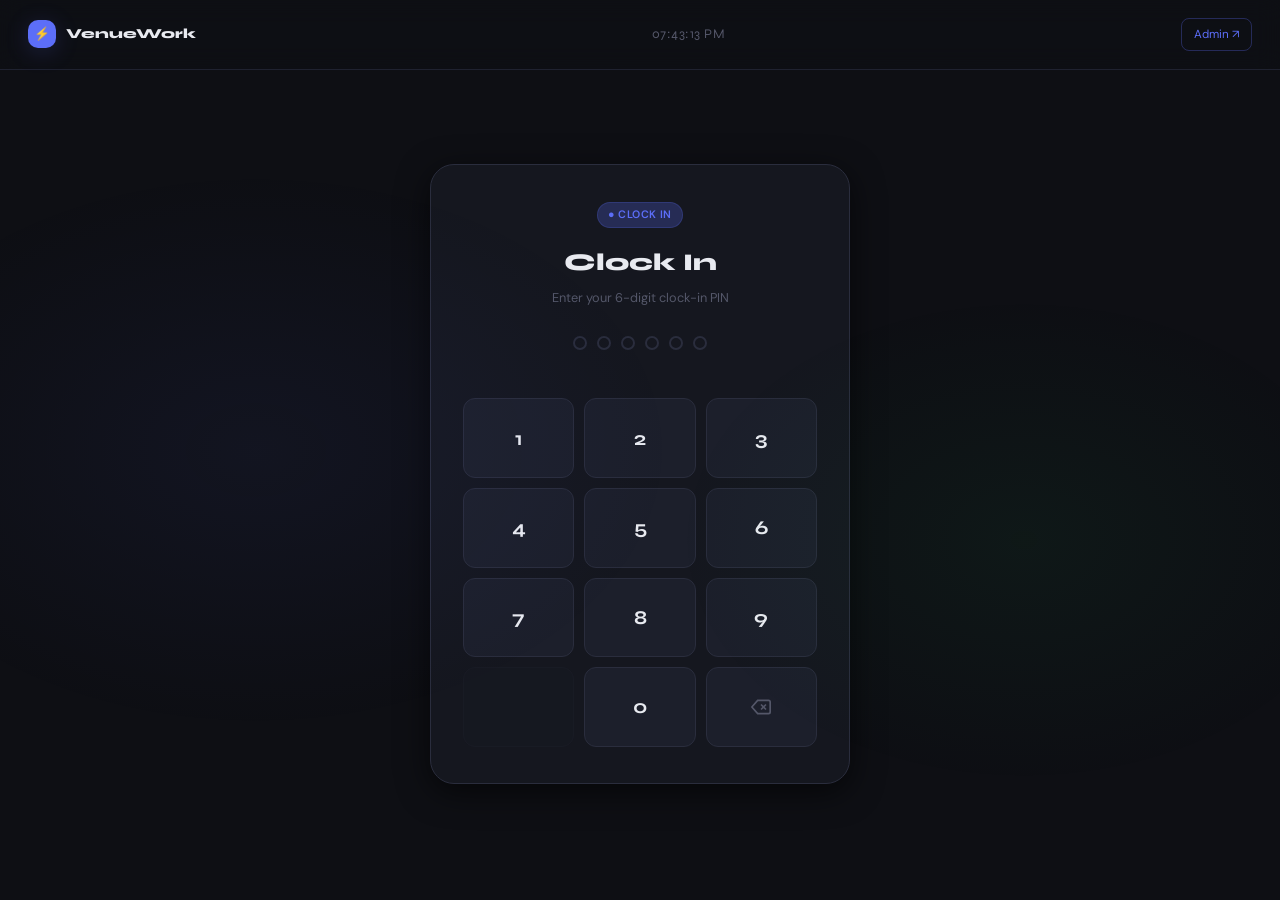
<file: index.html>
<!DOCTYPE html>
<html lang="en">
<head>
  <meta charset="UTF-8">
  <meta name="viewport" content="width=device-width, initial-scale=1.0, user-scalable=no">
  <title>VenueWork — Staff Kiosk</title>
  <link rel="stylesheet" href="assets/css/style.css">
  <style>
    /* Staff kiosk page fills the full viewport */
    body { overflow: hidden; }

    /* Scrollable container so shift card fits on small screens */
    .staff-layout {
      padding-top: 80px;
      padding-bottom: 32px;
      overflow-y: auto;
      height: 100dvh;
    }

    /* Clock display in header */
    #liveClock {
      font-family: var(--font-display);
      font-size: 0.88rem;
      color: var(--text-muted);
      letter-spacing: 0.04em;
    }
  </style>
</head>
<body>

  <!-- ─── HEADER ─────────────────────────────────────────────────────────── -->
  <header class="staff-header">
    <div class="staff-header__logo">
      <div class="logo-icon" style="width:28px;height:28px;font-size:0.85rem;">⚡</div>
      VenueWork
    </div>
    <div id="liveClock">--:-- --</div>
    <a href="admin.html" class="staff-header__link">Admin ↗</a>
  </header>

  <!-- ─── MAIN ────────────────────────────────────────────────────────────── -->
  <main class="staff-layout">

    <!-- ── SCREEN 1: PIN / CLOCK-IN ──────────────────────────────────────── -->
    <div class="screen screen--visible" id="pinScreen">
      <div class="pin-card">

        <!-- Mode badge -->
        <div class="pin-card__badge">
          <span class="badge badge--accent" id="modeBadge">● Clock In</span>
        </div>

        <h1 class="pin-card__title" id="modeLabel">Clock In</h1>
        <p class="pin-card__sub" id="modeSubLabel">Enter your 6-digit clock-in PIN</p>

        <!-- PIN dots -->
        <div class="pin-dots" id="pinDots">
          <div class="dot"></div>
          <div class="dot"></div>
          <div class="dot"></div>
          <div class="dot"></div>
          <div class="dot"></div>
          <div class="dot"></div>
        </div>

        <p class="pin-error" id="pinError"></p>

        <!-- Keypad -->
        <div class="keypad">
          <button class="key" data-key="1">1</button>
          <button class="key" data-key="2">2</button>
          <button class="key" data-key="3">3</button>
          <button class="key" data-key="4">4</button>
          <button class="key" data-key="5">5</button>
          <button class="key" data-key="6">6</button>
          <button class="key" data-key="7">7</button>
          <button class="key" data-key="8">8</button>
          <button class="key" data-key="9">9</button>
          <button class="key" data-key="" style="cursor:default;opacity:0.2;" disabled></button>
          <button class="key" data-key="0">0</button>
          <button class="key key--del" data-key="del">
            <svg width="20" height="20" viewBox="0 0 24 24" fill="none" stroke="currentColor" stroke-width="2">
              <path d="M21 4H8l-7 8 7 8h13a2 2 0 0 0 2-2V6a2 2 0 0 0-2-2z"/>
              <line x1="18" y1="9" x2="12" y2="15"/>
              <line x1="12" y1="9" x2="18" y2="15"/>
            </svg>
          </button>
        </div>

      </div>
    </div>

    <!-- ── SCREEN 2: ACTIVE SHIFT ─────────────────────────────────────────── -->
    <div class="screen" id="shiftScreen">

      <!-- Shift card -->
      <div class="shift-card">

        <!-- Top: staff info + pulse -->
        <div class="shift-card__top">
          <div class="shift-card__pulse"></div>
          <div class="shift-card__name" id="shiftName">—</div>
          <div class="shift-card__role" id="shiftRole">—</div>
          <div style="margin-top:12px;">
            <span class="badge badge--green">● Shift Active</span>
          </div>
        </div>

        <!-- Timer block -->
        <div class="shift-card__timer-block">
          <div class="shift-card__timer-label">Time on shift</div>
          <div class="shift-card__timer" id="shiftTimer">00:00:00</div>
          <div class="shift-card__earnings">
            Earnings: <span id="shiftEarnings">$0.00</span>
          </div>
        </div>

        <!-- Info row -->
        <div class="shift-card__info">
          <div class="shift-info-item">
            <div class="shift-info-item__label">Clocked In</div>
            <div class="shift-info-item__value" id="shiftClockIn">—</div>
          </div>
          <div class="shift-info-item" style="border-left:1px solid var(--border-subtle);border-right:1px solid var(--border-subtle);">
            <div class="shift-info-item__label">Date</div>
            <div class="shift-info-item__value" id="shiftDate">—</div>
          </div>
          <div class="shift-info-item">
            <div class="shift-info-item__label">Status</div>
            <div class="shift-info-item__value" style="color:var(--green);">Active</div>
          </div>
        </div>

        <!-- End shift button -->
        <div class="shift-card__footer">
          <button class="btn btn--danger btn--full btn--lg" id="endShiftBtn">
            <svg width="16" height="16" viewBox="0 0 24 24" fill="none" stroke="currentColor" stroke-width="2.5">
              <circle cx="12" cy="12" r="10"/>
              <rect x="9" y="9" width="6" height="6"/>
            </svg>
            End Shift
          </button>
        </div>
      </div>

      <!-- Clock-out PIN panel -->
      <div class="clockout-panel" id="clockoutPanel">
        <div class="clockout-panel__title">
          <svg width="16" height="16" viewBox="0 0 24 24" fill="none" stroke="currentColor" stroke-width="2" style="display:inline;vertical-align:-3px;margin-right:5px;color:var(--red)">
            <rect x="3" y="11" width="18" height="11" rx="2" ry="2"/>
            <path d="M7 11V7a5 5 0 0 1 10 0v4"/>
          </svg>
          Enter Clock-Out PIN
        </div>
        <p class="clockout-panel__sub">Enter your personal 6-digit clock-out PIN to end the shift</p>

        <div class="pin-dots" id="clockoutPinDots">
          <div class="dot"></div>
          <div class="dot"></div>
          <div class="dot"></div>
          <div class="dot"></div>
          <div class="dot"></div>
          <div class="dot"></div>
        </div>
        <p class="pin-error" id="clockoutError"></p>

        <div class="clockout-panel__actions">
          <button class="btn btn--ghost btn--full" id="cancelClockout">Cancel</button>
          <button class="btn btn--danger btn--full" style="pointer-events:none;opacity:0.5;" id="confirmClockoutBtn">
            Confirm End Shift
          </button>
        </div>

        <p style="font-size:0.72rem;color:var(--text-muted);margin-top:10px;">
          Use the keypad above to enter your clock-out PIN
        </p>
      </div>

    </div><!-- /#shiftScreen -->

  </main>

  <!-- ─── TOASTS ───────────────────────────────────────────────────────────── -->
  <div id="toastContainer"></div>

  <script type="module" src="assets/js/staff.js"></script>
  <script>
    // Live clock in header
    function updateClock() {
      const now = new Date();
      document.getElementById('liveClock').textContent = now.toLocaleTimeString([], {
        hour: '2-digit', minute: '2-digit', second: '2-digit'
      });
    }
    updateClock();
    setInterval(updateClock, 1000);

    // Set today's date on shift screen
    document.getElementById('shiftDate').textContent = new Date().toLocaleDateString([], {
      month: 'short', day: 'numeric', year: 'numeric'
    });
  </script>
</body>
</html>
</file>
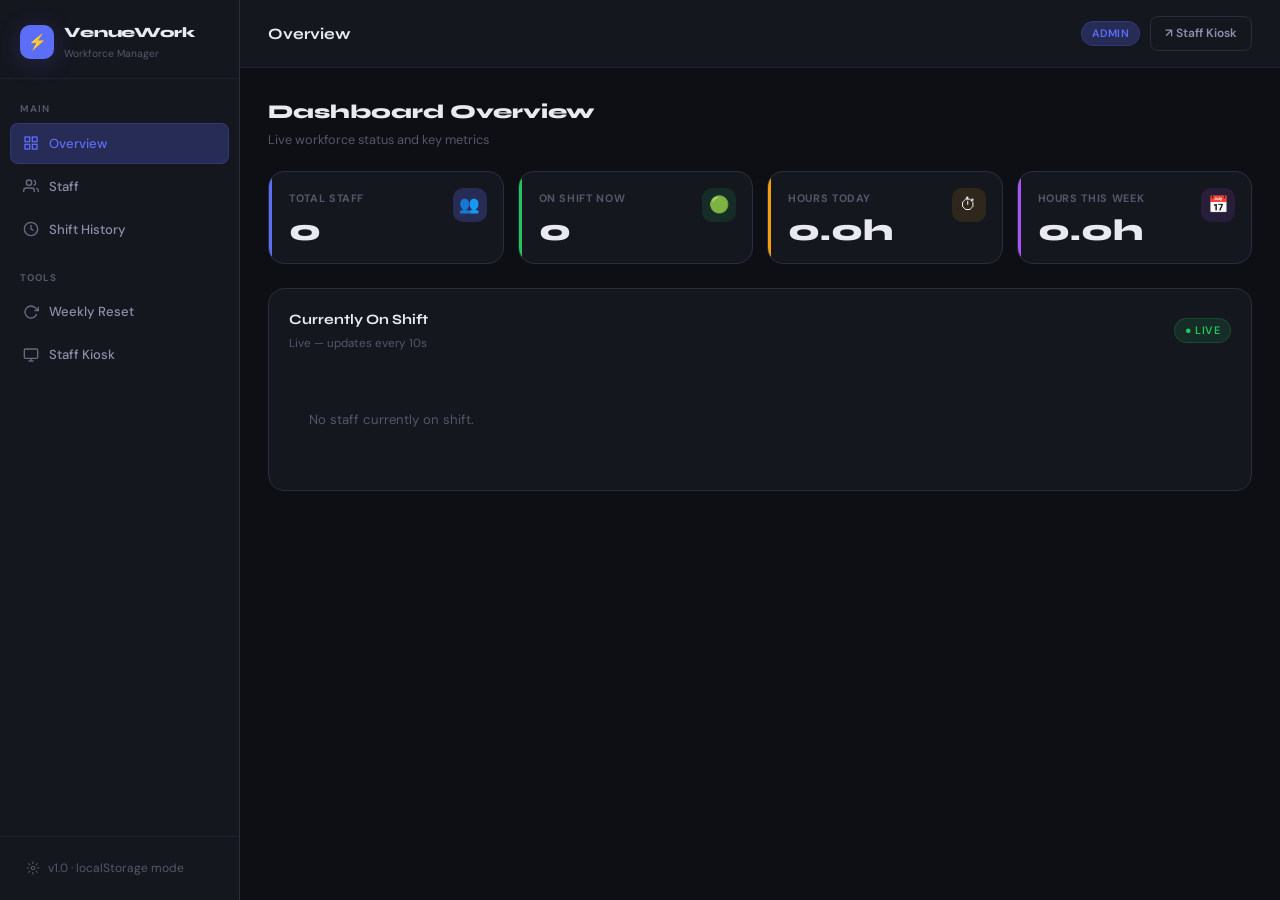
<file: admin.html>
<!DOCTYPE html>
<html lang="en">
<head>
  <meta charset="UTF-8">
  <meta name="viewport" content="width=device-width, initial-scale=1.0">
  <title>VenueWork — Admin Dashboard</title>
  <link rel="stylesheet" href="assets/css/style.css">
  <style>
    /* Admin-specific overrides */
    .section-gap { display: flex; flex-direction: column; gap: 20px; }
  </style>
</head>
<body>

<!-- Sidebar overlay for mobile -->
<div class="sidebar-overlay" id="sidebarOverlay"></div>

<div class="layout">

  <!-- ─── SIDEBAR ─────────────────────────────────────────────────────── -->
  <aside class="sidebar" id="sidebar">
    <div class="sidebar__logo">
      <div class="logo-icon">⚡</div>
      <div>
        <div class="logo-text">VenueWork</div>
        <div class="logo-sub">Workforce Manager</div>
      </div>
    </div>

    <nav class="sidebar__nav">
      <div class="nav__label">Main</div>

      <div class="nav__item nav__item--active" data-nav="overview">
        <svg width="16" height="16" viewBox="0 0 24 24" fill="none" stroke="currentColor" stroke-width="2">
          <rect x="3" y="3" width="7" height="7"/><rect x="14" y="3" width="7" height="7"/>
          <rect x="14" y="14" width="7" height="7"/><rect x="3" y="14" width="7" height="7"/>
        </svg>
        Overview
      </div>

      <div class="nav__item" data-nav="staff">
        <svg width="16" height="16" viewBox="0 0 24 24" fill="none" stroke="currentColor" stroke-width="2">
          <path d="M17 21v-2a4 4 0 0 0-4-4H5a4 4 0 0 0-4 4v2"/>
          <circle cx="9" cy="7" r="4"/>
          <path d="M23 21v-2a4 4 0 0 0-3-3.87"/>
          <path d="M16 3.13a4 4 0 0 1 0 7.75"/>
        </svg>
        Staff
      </div>

      <div class="nav__item" data-nav="history">
        <svg width="16" height="16" viewBox="0 0 24 24" fill="none" stroke="currentColor" stroke-width="2">
          <circle cx="12" cy="12" r="10"/>
          <polyline points="12 6 12 12 16 14"/>
        </svg>
        Shift History
      </div>

      <div class="nav__label" style="margin-top:8px;">Tools</div>

      <div class="nav__item" id="btnWeeklyReset">
        <svg width="16" height="16" viewBox="0 0 24 24" fill="none" stroke="currentColor" stroke-width="2">
          <polyline points="23 4 23 10 17 10"/>
          <path d="M20.49 15a9 9 0 1 1-2.12-9.36L23 10"/>
        </svg>
        Weekly Reset
      </div>

      <a href="index.html" class="nav__item">
        <svg width="16" height="16" viewBox="0 0 24 24" fill="none" stroke="currentColor" stroke-width="2">
          <rect x="2" y="3" width="20" height="14" rx="2"/>
          <line x1="8" y1="21" x2="16" y2="21"/>
          <line x1="12" y1="17" x2="12" y2="21"/>
        </svg>
        Staff Kiosk
      </a>
    </nav>

    <div class="sidebar__footer">
      <div class="sidebar__footer-link">
        <svg width="14" height="14" viewBox="0 0 24 24" fill="none" stroke="currentColor" stroke-width="2">
          <circle cx="12" cy="12" r="3"/>
          <path d="M12 1v4M12 19v4M4.22 4.22l2.83 2.83M16.95 16.95l2.83 2.83M1 12h4M19 12h4M4.22 19.78l2.83-2.83M16.95 7.05l2.83-2.83"/>
        </svg>
        v1.0 · localStorage mode
      </div>
    </div>
  </aside>

  <!-- ─── MAIN ─────────────────────────────────────────────────────────── -->
  <div class="main">

    <!-- Topbar -->
    <header class="topbar">
      <div class="topbar__left">
        <button class="menu-toggle" id="menuToggle">
          <svg width="20" height="20" viewBox="0 0 24 24" fill="none" stroke="currentColor" stroke-width="2">
            <line x1="3" y1="6" x2="21" y2="6"/>
            <line x1="3" y1="12" x2="21" y2="12"/>
            <line x1="3" y1="18" x2="21" y2="18"/>
          </svg>
        </button>
        <span class="topbar__title" id="topbarTitle">Overview</span>
      </div>
      <div class="topbar__right">
        <span class="badge badge--accent">Admin</span>
        <a href="index.html" class="btn btn--ghost" style="padding:7px 14px;font-size:0.8rem;">
          ↗ Staff Kiosk
        </a>
      </div>
    </header>

    <!-- Content -->
    <main class="content">

      <!-- ── OVERVIEW ─────────────────────────────────────────────────── -->
      <section data-section="overview" class="section--visible">
        <div class="section-header">
          <h2>Dashboard Overview</h2>
          <p>Live workforce status and key metrics</p>
        </div>

        <!-- Stats -->
        <div class="stats-grid">
          <div class="stat-card stat-card--blue">
            <div class="stat-card__icon">👥</div>
            <div class="stat-card__label">Total Staff</div>
            <div class="stat-card__value" id="statTotal">0</div>
          </div>
          <div class="stat-card stat-card--green">
            <div class="stat-card__icon">🟢</div>
            <div class="stat-card__label">On Shift Now</div>
            <div class="stat-card__value" id="statActive">0</div>
          </div>
          <div class="stat-card stat-card--amber">
            <div class="stat-card__icon">⏱</div>
            <div class="stat-card__label">Hours Today</div>
            <div class="stat-card__value" id="statTodayHours">0h</div>
          </div>
          <div class="stat-card stat-card--purple">
            <div class="stat-card__icon">📅</div>
            <div class="stat-card__label">Hours This Week</div>
            <div class="stat-card__value" id="statWeekHours">0h</div>
          </div>
        </div>

        <!-- Currently Working -->
        <div class="card">
          <div class="card__header">
            <div>
              <div class="card__title">Currently On Shift</div>
              <div class="card__subtitle">Live — updates every 10s</div>
            </div>
            <span class="badge badge--green" id="activeCount">● Live</span>
          </div>
          <div class="active-grid" id="activeBanner">
            <p class="empty-state">No staff currently on shift.</p>
          </div>
        </div>
      </section>

      <!-- ── STAFF MANAGEMENT ──────────────────────────────────────────── -->
      <section data-section="staff">
        <div class="section-header">
          <h2>Staff Management</h2>
          <p>Create accounts and manage your team</p>
        </div>

        <div class="two-col">
          <!-- Add Staff Form -->
          <div class="form-section">
            <div class="form-section__title">
              <svg width="15" height="15" viewBox="0 0 24 24" fill="none" stroke="currentColor" stroke-width="2" style="display:inline;vertical-align:-2px;margin-right:6px;"><path d="M16 21v-2a4 4 0 0 0-4-4H5a4 4 0 0 0-4 4v2"/><circle cx="8.5" cy="7" r="4"/><line x1="20" y1="8" x2="20" y2="14"/><line x1="23" y1="11" x2="17" y2="11"/></svg>
              Add New Staff Member
            </div>

            <form id="staffForm" autocomplete="off">
              <div style="display:flex;flex-direction:column;gap:14px;">
                <div class="form__field">
                  <label for="sName">Full Name</label>
                  <input type="text" id="sName" name="sName" placeholder="e.g. Jordan Smith" required>
                </div>

                <div class="form-row-2">
                  <div class="form__field">
                    <label for="sRole">Role / Position</label>
                    <input type="text" id="sRole" name="sRole" placeholder="e.g. Bartender">
                  </div>
                  <div class="form__field">
                    <label for="sRate">Hourly Rate ($)</label>
                    <input type="number" id="sRate" name="sRate" placeholder="0.00" min="0" step="0.01">
                  </div>
                </div>

                <div class="form-row-2">
                  <div class="form__field">
                    <label for="sPinIn">Clock-In PIN</label>
                    <div class="pin-field-wrap">
                      <input type="password" id="sPinIn" name="sPinIn" maxlength="6"
                        pattern="\d{6}" placeholder="••••••" class="pin-field"
                        inputmode="numeric" autocomplete="off" required>
                      <button type="button" class="pin-toggle" data-target="sPinIn">
                        <svg width="16" height="16" viewBox="0 0 24 24" fill="none" stroke="currentColor" stroke-width="2">
                          <path d="M1 12s4-8 11-8 11 8 11 8-4 8-11 8-11-8-11-8z"/>
                          <circle cx="12" cy="12" r="3"/>
                        </svg>
                      </button>
                    </div>
                  </div>
                  <div class="form__field">
                    <label for="sPinOut">Clock-Out PIN</label>
                    <div class="pin-field-wrap">
                      <input type="password" id="sPinOut" name="sPinOut" maxlength="6"
                        pattern="\d{6}" placeholder="••••••" class="pin-field"
                        inputmode="numeric" autocomplete="off" required>
                      <button type="button" class="pin-toggle" data-target="sPinOut">
                        <svg width="16" height="16" viewBox="0 0 24 24" fill="none" stroke="currentColor" stroke-width="2">
                          <path d="M1 12s4-8 11-8 11 8 11 8-4 8-11 8-11-8-11-8z"/>
                          <circle cx="12" cy="12" r="3"/>
                        </svg>
                      </button>
                    </div>
                  </div>
                </div>

                <div style="background:rgba(92,110,248,0.06);border:1px solid rgba(92,110,248,0.15);border-radius:8px;padding:10px 12px;">
                  <p style="font-size:0.75rem;color:var(--text-muted);line-height:1.5;">
                    <strong style="color:var(--accent);">PIN Rules:</strong>
                    Must be 6 digits · Clock-in and clock-out PINs must be different · Each PIN must be unique across all staff
                  </p>
                </div>

                <button type="submit" class="btn btn--primary btn--full form-section__submit">
                  <svg width="15" height="15" viewBox="0 0 24 24" fill="none" stroke="currentColor" stroke-width="2.5">
                    <line x1="12" y1="5" x2="12" y2="19"/><line x1="5" y1="12" x2="19" y2="12"/>
                  </svg>
                  Add Staff Member
                </button>
              </div>
            </form>
          </div>

          <!-- Staff List Table -->
          <div class="card" style="padding:0;overflow:hidden;">
            <div class="card__header" style="padding:18px 20px;">
              <div>
                <div class="card__title">All Staff</div>
                <div class="card__subtitle">Click edit to update PIN or rate</div>
              </div>
            </div>
            <div class="table-wrap" style="border:none;border-radius:0;">
              <table>
                <thead>
                  <tr>
                    <th>Name</th>
                    <th>Role</th>
                    <th>Rate</th>
                    <th>Total Hrs</th>
                    <th>Status</th>
                    <th></th>
                  </tr>
                </thead>
                <tbody id="staffTableBody">
                  <tr><td colspan="6" class="empty-state">No staff added yet.</td></tr>
                </tbody>
              </table>
            </div>
          </div>
        </div>
      </section>

      <!-- ── SHIFT HISTORY ──────────────────────────────────────────────── -->
      <section data-section="history">
        <div class="section-header">
          <h2>Shift History</h2>
          <p>Complete log of all completed shifts</p>
        </div>

        <div class="card" style="padding:0;overflow:hidden;">
          <div class="card__header" style="padding:18px 20px;">
            <div>
              <div class="card__title">All Completed Shifts</div>
              <div class="card__subtitle">Most recent first</div>
            </div>
            <button class="btn btn--ghost" id="btnWeeklyReset2" style="font-size:0.8rem;padding:7px 14px;">
              ↺ Weekly Reset
            </button>
          </div>
          <div class="table-wrap" style="border:none;border-radius:0;">
            <table>
              <thead>
                <tr>
                  <th>Staff</th>
                  <th>Clock In</th>
                  <th>Clock Out</th>
                  <th>Hours</th>
                  <th>Earnings</th>
                </tr>
              </thead>
              <tbody id="historyTableBody">
                <tr><td colspan="5" class="empty-state">No completed shifts yet.</td></tr>
              </tbody>
            </table>
          </div>
        </div>
      </section>

    </main>
  </div><!-- /.main -->
</div><!-- /.layout -->

<!-- ─── MODAL ───────────────────────────────────────────────────────────── -->
<div class="modal-overlay" id="modalOverlay">
  <div class="modal">
    <div class="modal__header">
      <span class="modal__title" id="modalTitle">Confirm</span>
      <button class="modal__close" id="modalClose">
        <svg width="16" height="16" viewBox="0 0 24 24" fill="none" stroke="currentColor" stroke-width="2.5">
          <line x1="18" y1="6" x2="6" y2="18"/><line x1="6" y1="6" x2="18" y2="18"/>
        </svg>
      </button>
    </div>
    <div class="modal__body" id="modalBody"></div>
    <div class="modal__footer">
      <button class="btn btn--ghost" id="modalCancel">Cancel</button>
      <button class="btn btn--primary" id="modalConfirm">Confirm</button>
    </div>
  </div>
</div>

<!-- ─── TOASTS ───────────────────────────────────────────────────────────── -->
<div id="toastContainer"></div>

<script type="module" src="assets/js/admin.js"></script>
<script>
  // Wire secondary weekly reset button to the same handler
  document.getElementById('btnWeeklyReset2')?.addEventListener('click', () => {
    document.getElementById('btnWeeklyReset').click();
  });

  // Update topbar title on nav change
  const navTitles = {
    overview: 'Overview',
    staff: 'Staff Management',
    history: 'Shift History',
  };
  document.querySelectorAll('[data-nav]').forEach(btn => {
    btn.addEventListener('click', () => {
      document.getElementById('topbarTitle').textContent = navTitles[btn.dataset.nav] || 'Dashboard';
    });
  });
</script>
</body>
</html>
</file>
<file: assets/css/style.css>
/* ─── DESIGN TOKENS ─────────────────────────────────────────────────────────── */
@import url('https://fonts.googleapis.com/css2?family=Syne:wght@400;500;600;700;800&family=DM+Sans:ital,wght@0,300;0,400;0,500;0,600;1,400&display=swap');

:root {
  --bg-base: #0e0f14;
  --bg-surface: #15171f;
  --bg-elevated: #1c1f2b;
  --bg-hover: #252836;

  --border: #2a2d3d;
  --border-subtle: #1f2230;

  --text-primary: #e8eaf0;
  --text-secondary: #8b8fa8;
  --text-muted: #545769;

  --accent: #5c6ef8;
  --accent-glow: rgba(92, 110, 248, 0.25);
  --accent-hover: #6f80ff;

  --green: #22c55e;
  --green-bg: rgba(34, 197, 94, 0.12);
  --green-glow: rgba(34, 197, 94, 0.3);

  --red: #ef4444;
  --red-bg: rgba(239, 68, 68, 0.12);
  --red-glow: rgba(239, 68, 68, 0.3);

  --amber: #f59e0b;
  --amber-bg: rgba(245, 158, 11, 0.12);

  --shadow-sm: 0 1px 3px rgba(0,0,0,0.4);
  --shadow-md: 0 4px 16px rgba(0,0,0,0.5);
  --shadow-lg: 0 8px 32px rgba(0,0,0,0.6);
  --shadow-accent: 0 4px 24px rgba(92, 110, 248, 0.2);

  --radius-sm: 8px;
  --radius-md: 12px;
  --radius-lg: 16px;
  --radius-xl: 24px;

  --sidebar-w: 240px;
  --font-display: 'Syne', sans-serif;
  --font-body: 'DM Sans', sans-serif;

  --transition: 0.18s ease;
}

/* ─── RESET ──────────────────────────────────────────────────────────────────── */
*, *::before, *::after { box-sizing: border-box; margin: 0; padding: 0; }
html { font-size: 15px; -webkit-text-size-adjust: 100%; }
body {
  font-family: var(--font-body);
  background: var(--bg-base);
  color: var(--text-primary);
  line-height: 1.6;
  min-height: 100dvh;
  overflow-x: hidden;
}
img, svg { display: block; }
button { font-family: inherit; cursor: pointer; border: none; background: none; }
input, select, textarea { font-family: inherit; }
a { text-decoration: none; color: inherit; }

/* ─── SCROLLBAR ─────────────────────────────────────────────────────────────── */
::-webkit-scrollbar { width: 6px; height: 6px; }
::-webkit-scrollbar-track { background: transparent; }
::-webkit-scrollbar-thumb { background: var(--border); border-radius: 4px; }
::-webkit-scrollbar-thumb:hover { background: var(--text-muted); }

/* ─── TOAST ──────────────────────────────────────────────────────────────────── */
#toastContainer {
  position: fixed;
  bottom: 24px;
  right: 24px;
  z-index: 9999;
  display: flex;
  flex-direction: column;
  gap: 10px;
  pointer-events: none;
}
.toast {
  display: flex;
  align-items: center;
  gap: 10px;
  padding: 12px 18px;
  border-radius: var(--radius-md);
  font-size: 0.875rem;
  font-weight: 500;
  background: var(--bg-elevated);
  border: 1px solid var(--border);
  box-shadow: var(--shadow-lg);
  opacity: 0;
  transform: translateX(20px);
  transition: opacity 0.3s ease, transform 0.3s ease;
  pointer-events: auto;
}
.toast--visible { opacity: 1; transform: translateX(0); }
.toast--success { border-left: 3px solid var(--green); }
.toast--error { border-left: 3px solid var(--red); }
.toast--info { border-left: 3px solid var(--accent); }
.toast__icon {
  width: 20px;
  height: 20px;
  border-radius: 50%;
  display: flex;
  align-items: center;
  justify-content: center;
  font-size: 11px;
  font-weight: 700;
  flex-shrink: 0;
}
.toast--success .toast__icon { background: var(--green-bg); color: var(--green); }
.toast--error .toast__icon { background: var(--red-bg); color: var(--red); }
.toast--info .toast__icon { background: var(--accent-glow); color: var(--accent); }

/* ─── MODAL ──────────────────────────────────────────────────────────────────── */
.modal-overlay {
  position: fixed; inset: 0;
  background: rgba(0,0,0,0.7);
  backdrop-filter: blur(4px);
  z-index: 1000;
  display: flex;
  align-items: center;
  justify-content: center;
  padding: 20px;
  opacity: 0;
  pointer-events: none;
  transition: opacity 0.2s ease;
}
.modal-overlay.modal--visible { opacity: 1; pointer-events: all; }
.modal {
  background: var(--bg-surface);
  border: 1px solid var(--border);
  border-radius: var(--radius-lg);
  box-shadow: var(--shadow-lg);
  width: 100%;
  max-width: 480px;
  transform: scale(0.96) translateY(8px);
  transition: transform 0.25s ease;
}
.modal-overlay.modal--visible .modal { transform: scale(1) translateY(0); }
.modal__header {
  display: flex;
  align-items: center;
  justify-content: space-between;
  padding: 20px 24px 16px;
  border-bottom: 1px solid var(--border-subtle);
}
.modal__title {
  font-family: var(--font-display);
  font-size: 1.05rem;
  font-weight: 700;
}
.modal__close {
  width: 32px; height: 32px;
  border-radius: 8px;
  display: flex; align-items: center; justify-content: center;
  color: var(--text-muted);
  transition: background var(--transition), color var(--transition);
}
.modal__close:hover { background: var(--bg-hover); color: var(--text-primary); }
.modal__body { padding: 20px 24px; }
.modal__footer {
  display: flex;
  justify-content: flex-end;
  gap: 10px;
  padding: 16px 24px 20px;
  border-top: 1px solid var(--border-subtle);
}

/* ─── BADGE ──────────────────────────────────────────────────────────────────── */
.badge {
  display: inline-flex;
  align-items: center;
  gap: 4px;
  padding: 3px 10px;
  border-radius: 100px;
  font-size: 0.72rem;
  font-weight: 600;
  letter-spacing: 0.04em;
  text-transform: uppercase;
  white-space: nowrap;
}
.badge--green { background: var(--green-bg); color: var(--green); border: 1px solid rgba(34,197,94,0.2); }
.badge--red { background: var(--red-bg); color: var(--red); border: 1px solid rgba(239,68,68,0.2); }
.badge--neutral { background: rgba(139,143,168,0.1); color: var(--text-muted); border: 1px solid var(--border); }
.badge--accent { background: var(--accent-glow); color: var(--accent); border: 1px solid rgba(92,110,248,0.2); }

/* ─── BUTTONS ────────────────────────────────────────────────────────────────── */
.btn {
  display: inline-flex;
  align-items: center;
  justify-content: center;
  gap: 7px;
  padding: 10px 18px;
  border-radius: var(--radius-sm);
  font-size: 0.875rem;
  font-weight: 600;
  transition: all var(--transition);
  white-space: nowrap;
}
.btn--primary {
  background: var(--accent);
  color: #fff;
  box-shadow: var(--shadow-accent);
}
.btn--primary:hover { background: var(--accent-hover); transform: translateY(-1px); }
.btn--ghost {
  background: transparent;
  color: var(--text-secondary);
  border: 1px solid var(--border);
}
.btn--ghost:hover { background: var(--bg-hover); color: var(--text-primary); }
.btn--danger {
  background: var(--red-bg);
  color: var(--red);
  border: 1px solid rgba(239,68,68,0.25);
}
.btn--danger:hover { background: rgba(239,68,68,0.2); }
.btn--full { width: 100%; }
.btn--lg { padding: 13px 24px; font-size: 0.95rem; border-radius: var(--radius-md); }

.btn-icon {
  width: 32px; height: 32px;
  border-radius: 8px;
  display: flex; align-items: center; justify-content: center;
  transition: all var(--transition);
  color: var(--text-muted);
}
.btn-icon--edit:hover { background: var(--accent-glow); color: var(--accent); }
.btn-icon--delete:hover { background: var(--red-bg); color: var(--red); }

/* ─── FORM ───────────────────────────────────────────────────────────────────── */
.form-grid {
  display: grid;
  grid-template-columns: 1fr 1fr;
  gap: 14px;
}
.form-grid .form__field:first-child { grid-column: 1 / -1; }
.form__field { display: flex; flex-direction: column; gap: 6px; }
.form__field label {
  font-size: 0.78rem;
  font-weight: 600;
  color: var(--text-secondary);
  letter-spacing: 0.05em;
  text-transform: uppercase;
}
.form__field input,
.form__field select {
  background: var(--bg-base);
  border: 1px solid var(--border);
  border-radius: var(--radius-sm);
  color: var(--text-primary);
  padding: 10px 13px;
  font-size: 0.9rem;
  transition: border-color var(--transition), box-shadow var(--transition);
  width: 100%;
}
.form__field input:focus,
.form__field select:focus {
  outline: none;
  border-color: var(--accent);
  box-shadow: 0 0 0 3px var(--accent-glow);
}
.form__field input::placeholder { color: var(--text-muted); }

.pin-field-wrap {
  position: relative;
}
.pin-field {
  padding-right: 42px !important;
  letter-spacing: 0.2em;
  font-size: 1rem !important;
}
.pin-toggle {
  position: absolute;
  right: 0; top: 0; bottom: 0;
  width: 42px;
  display: flex; align-items: center; justify-content: center;
  color: var(--text-muted);
  transition: color var(--transition);
}
.pin-toggle:hover { color: var(--text-primary); }

/* ─── TABLE ──────────────────────────────────────────────────────────────────── */
.table-wrap {
  overflow-x: auto;
  border-radius: var(--radius-md);
  border: 1px solid var(--border);
}
table {
  width: 100%;
  border-collapse: collapse;
  font-size: 0.875rem;
}
thead th {
  background: var(--bg-elevated);
  padding: 11px 16px;
  text-align: left;
  font-size: 0.72rem;
  font-weight: 700;
  color: var(--text-muted);
  letter-spacing: 0.06em;
  text-transform: uppercase;
  border-bottom: 1px solid var(--border);
  white-space: nowrap;
}
tbody tr {
  border-bottom: 1px solid var(--border-subtle);
  transition: background var(--transition);
}
tbody tr:last-child { border-bottom: none; }
tbody tr:hover { background: var(--bg-hover); }
tbody tr.row--active { background: rgba(34,197,94,0.04); }
td { padding: 12px 16px; color: var(--text-secondary); vertical-align: middle; }

.staff-name-cell {
  display: flex;
  align-items: center;
  gap: 10px;
}
.avatar {
  width: 34px; height: 34px;
  border-radius: 10px;
  background: var(--accent-glow);
  color: var(--accent);
  font-family: var(--font-display);
  font-size: 0.9rem;
  font-weight: 700;
  display: flex; align-items: center; justify-content: center;
  flex-shrink: 0;
}
.avatar--sm { width: 28px; height: 28px; font-size: 0.8rem; border-radius: 8px; }
.staff-name { color: var(--text-primary); font-weight: 500; }
.staff-role-label { font-size: 0.75rem; color: var(--text-muted); margin-top: 1px; }
.action-btns { display: flex; align-items: center; gap: 4px; }
.earnings { color: var(--green); font-weight: 600; }

/* ─── EMPTY STATE ────────────────────────────────────────────────────────────── */
.empty-state {
  text-align: center;
  color: var(--text-muted);
  padding: 40px 20px;
  font-size: 0.875rem;
}

/* ─── CARD ───────────────────────────────────────────────────────────────────── */
.card {
  background: var(--bg-surface);
  border: 1px solid var(--border);
  border-radius: var(--radius-lg);
  padding: 20px;
}
.card__header {
  display: flex;
  align-items: center;
  justify-content: space-between;
  margin-bottom: 16px;
}
.card__title {
  font-family: var(--font-display);
  font-size: 0.95rem;
  font-weight: 700;
  color: var(--text-primary);
}
.card__subtitle {
  font-size: 0.78rem;
  color: var(--text-muted);
  margin-top: 2px;
}

/* ─── STAT CARDS ─────────────────────────────────────────────────────────────── */
.stats-grid {
  display: grid;
  grid-template-columns: repeat(4, 1fr);
  gap: 14px;
  margin-bottom: 24px;
}
.stat-card {
  background: var(--bg-surface);
  border: 1px solid var(--border);
  border-radius: var(--radius-lg);
  padding: 18px 20px;
  position: relative;
  overflow: hidden;
  transition: border-color var(--transition), transform var(--transition);
}
.stat-card:hover { border-color: var(--accent); transform: translateY(-2px); }
.stat-card::after {
  content: '';
  position: absolute;
  top: 0; left: 0;
  width: 3px; height: 100%;
  border-radius: 0 2px 2px 0;
}
.stat-card--blue::after { background: var(--accent); }
.stat-card--green::after { background: var(--green); }
.stat-card--amber::after { background: var(--amber); }
.stat-card--purple::after { background: #a855f7; }

.stat-card__label {
  font-size: 0.72rem;
  font-weight: 700;
  color: var(--text-muted);
  letter-spacing: 0.06em;
  text-transform: uppercase;
  margin-bottom: 8px;
}
.stat-card__value {
  font-family: var(--font-display);
  font-size: 2rem;
  font-weight: 800;
  color: var(--text-primary);
  line-height: 1;
}
.stat-card__icon {
  position: absolute;
  top: 16px; right: 16px;
  width: 34px; height: 34px;
  border-radius: 10px;
  display: flex; align-items: center; justify-content: center;
  font-size: 1.1rem;
}
.stat-card--blue .stat-card__icon { background: var(--accent-glow); }
.stat-card--green .stat-card__icon { background: var(--green-bg); }
.stat-card--amber .stat-card__icon { background: var(--amber-bg); }
.stat-card--purple .stat-card__icon { background: rgba(168,85,247,0.12); }

/* ─── ACTIVE CARDS ───────────────────────────────────────────────────────────── */
.active-grid {
  display: flex;
  flex-wrap: wrap;
  gap: 10px;
}
.active-card {
  display: flex;
  align-items: center;
  gap: 12px;
  background: var(--bg-elevated);
  border: 1px solid rgba(34,197,94,0.2);
  border-radius: var(--radius-md);
  padding: 12px 16px;
  flex: 1;
  min-width: 240px;
  max-width: 320px;
  animation: fadeIn 0.3s ease;
}
.active-card__avatar {
  width: 38px; height: 38px;
  border-radius: 12px;
  background: var(--green-bg);
  color: var(--green);
  font-family: var(--font-display);
  font-weight: 800;
  font-size: 1rem;
  display: flex; align-items: center; justify-content: center;
  flex-shrink: 0;
  box-shadow: 0 0 12px var(--green-glow);
}
.active-card__info { flex: 1; min-width: 0; }
.active-card__name { font-weight: 600; font-size: 0.9rem; color: var(--text-primary); display: block; }
.active-card__role { font-size: 0.75rem; color: var(--text-muted); display: block; }
.active-card__timer {
  font-family: var(--font-display);
  font-size: 0.95rem;
  font-weight: 700;
  color: var(--green);
  letter-spacing: 0.05em;
  white-space: nowrap;
}

@keyframes fadeIn { from { opacity: 0; transform: translateY(4px); } to { opacity: 1; transform: translateY(0); } }

/* ─── ADMIN LAYOUT ───────────────────────────────────────────────────────────── */
.layout {
  display: flex;
  min-height: 100dvh;
}

/* Sidebar */
.sidebar {
  width: var(--sidebar-w);
  background: var(--bg-surface);
  border-right: 1px solid var(--border);
  display: flex;
  flex-direction: column;
  position: fixed;
  top: 0; left: 0; bottom: 0;
  z-index: 100;
  transition: transform 0.25s ease;
}
.sidebar__logo {
  padding: 22px 20px 16px;
  display: flex;
  align-items: center;
  gap: 10px;
  border-bottom: 1px solid var(--border-subtle);
}
.logo-icon {
  width: 34px; height: 34px;
  background: var(--accent);
  border-radius: 10px;
  display: flex; align-items: center; justify-content: center;
  font-size: 1rem;
  box-shadow: var(--shadow-accent);
}
.logo-text {
  font-family: var(--font-display);
  font-size: 0.95rem;
  font-weight: 800;
  letter-spacing: -0.01em;
}
.logo-sub {
  font-size: 0.68rem;
  color: var(--text-muted);
  margin-top: 1px;
}

.sidebar__nav {
  flex: 1;
  padding: 12px 10px;
  display: flex;
  flex-direction: column;
  gap: 2px;
}
.nav__label {
  font-size: 0.65rem;
  font-weight: 700;
  letter-spacing: 0.1em;
  text-transform: uppercase;
  color: var(--text-muted);
  padding: 10px 10px 4px;
}
.nav__item {
  display: flex;
  align-items: center;
  gap: 10px;
  padding: 9px 12px;
  border-radius: var(--radius-sm);
  font-size: 0.875rem;
  font-weight: 500;
  color: var(--text-secondary);
  cursor: pointer;
  transition: all var(--transition);
  border: 1px solid transparent;
}
.nav__item:hover { background: var(--bg-hover); color: var(--text-primary); }
.nav__item--active {
  background: var(--accent-glow);
  color: var(--accent);
  border-color: rgba(92,110,248,0.2);
}
.nav__item svg { flex-shrink: 0; opacity: 0.7; }
.nav__item--active svg { opacity: 1; }

.sidebar__footer {
  padding: 14px 16px;
  border-top: 1px solid var(--border-subtle);
}
.sidebar__footer-link {
  display: flex;
  align-items: center;
  gap: 8px;
  font-size: 0.8rem;
  color: var(--text-muted);
  padding: 8px 10px;
  border-radius: var(--radius-sm);
  cursor: pointer;
  transition: all var(--transition);
}
.sidebar__footer-link:hover { background: var(--bg-hover); color: var(--text-secondary); }

/* Main content */
.main {
  flex: 1;
  margin-left: var(--sidebar-w);
  display: flex;
  flex-direction: column;
  min-height: 100dvh;
}

.topbar {
  display: flex;
  align-items: center;
  justify-content: space-between;
  padding: 16px 28px;
  border-bottom: 1px solid var(--border-subtle);
  background: var(--bg-surface);
  position: sticky;
  top: 0;
  z-index: 50;
}
.topbar__left { display: flex; align-items: center; gap: 12px; }
.topbar__title {
  font-family: var(--font-display);
  font-size: 1.05rem;
  font-weight: 700;
}
.topbar__right { display: flex; align-items: center; gap: 10px; }

.menu-toggle {
  display: none;
  width: 36px; height: 36px;
  border-radius: 8px;
  align-items: center; justify-content: center;
  color: var(--text-secondary);
  transition: all var(--transition);
}
.menu-toggle:hover { background: var(--bg-hover); color: var(--text-primary); }

.content {
  flex: 1;
  padding: 28px;
}

/* Sections */
[data-section] { display: none; }
.section--visible { display: block; animation: fadeIn 0.25s ease; }

.section-header {
  margin-bottom: 20px;
}
.section-header h2 {
  font-family: var(--font-display);
  font-size: 1.3rem;
  font-weight: 800;
}
.section-header p {
  color: var(--text-muted);
  font-size: 0.85rem;
  margin-top: 3px;
}

.two-col {
  display: grid;
  grid-template-columns: 380px 1fr;
  gap: 20px;
  align-items: start;
}

.form-section {
  background: var(--bg-surface);
  border: 1px solid var(--border);
  border-radius: var(--radius-lg);
  padding: 22px;
}
.form-section__title {
  font-family: var(--font-display);
  font-size: 0.92rem;
  font-weight: 700;
  margin-bottom: 18px;
  color: var(--text-primary);
}
.form-section .form-grid {
  grid-template-columns: 1fr;
  gap: 14px;
}
.form-section .form__field:first-child { grid-column: auto; }

.form-row-2 { display: grid; grid-template-columns: 1fr 1fr; gap: 14px; }

.form-section__submit { margin-top: 6px; }

/* ─── STAFF SCREEN ───────────────────────────────────────────────────────────── */
.staff-layout {
  min-height: 100dvh;
  display: flex;
  flex-direction: column;
  align-items: center;
  justify-content: center;
  padding: 24px;
  position: relative;
  overflow: hidden;
}

.staff-layout::before {
  content: '';
  position: fixed;
  inset: 0;
  background:
    radial-gradient(ellipse 600px 400px at 20% 50%, rgba(92,110,248,0.06) 0%, transparent 70%),
    radial-gradient(ellipse 500px 350px at 80% 60%, rgba(34,197,94,0.05) 0%, transparent 70%);
  pointer-events: none;
}

.staff-header {
  position: fixed;
  top: 0; left: 0; right: 0;
  padding: 18px 28px;
  display: flex;
  align-items: center;
  justify-content: space-between;
  background: rgba(14,15,20,0.8);
  backdrop-filter: blur(12px);
  border-bottom: 1px solid var(--border-subtle);
  z-index: 10;
}
.staff-header__logo {
  display: flex;
  align-items: center;
  gap: 10px;
  font-family: var(--font-display);
  font-size: 0.92rem;
  font-weight: 800;
}
.staff-header__time {
  font-family: var(--font-display);
  font-size: 0.9rem;
  color: var(--text-muted);
}
.staff-header__link {
  font-size: 0.78rem;
  color: var(--accent);
  padding: 6px 12px;
  border: 1px solid rgba(92,110,248,0.3);
  border-radius: 8px;
  transition: all var(--transition);
}
.staff-header__link:hover { background: var(--accent-glow); }

/* Screens */
.screen {
  display: none;
  width: 100%;
  max-width: 420px;
  animation: fadeIn 0.3s ease;
}
.screen--visible { display: block; }

/* PIN Screen */
.pin-card {
  background: var(--bg-surface);
  border: 1px solid var(--border);
  border-radius: var(--radius-xl);
  padding: 36px 32px;
  box-shadow: var(--shadow-lg);
  text-align: center;
}
.pin-card__badge { margin-bottom: 16px; }
.pin-card__title {
  font-family: var(--font-display);
  font-size: 1.6rem;
  font-weight: 800;
  margin-bottom: 6px;
}
.pin-card__sub {
  font-size: 0.85rem;
  color: var(--text-muted);
  margin-bottom: 28px;
}

.pin-dots {
  display: flex;
  justify-content: center;
  gap: 10px;
  margin-bottom: 8px;
}
.dot {
  width: 14px; height: 14px;
  border-radius: 50%;
  border: 2px solid var(--border);
  transition: all 0.15s ease;
}
.dot--filled {
  background: var(--accent);
  border-color: var(--accent);
  box-shadow: 0 0 8px var(--accent-glow);
  transform: scale(1.15);
}

.pin-error {
  font-size: 0.8rem;
  color: var(--red);
  min-height: 20px;
  margin-bottom: 20px;
  text-align: center;
}

/* Keypad */
.keypad {
  display: grid;
  grid-template-columns: repeat(3, 1fr);
  gap: 10px;
  margin-top: 4px;
}
.key {
  aspect-ratio: 1.4;
  border-radius: var(--radius-md);
  font-family: var(--font-display);
  font-size: 1.3rem;
  font-weight: 700;
  color: var(--text-primary);
  background: var(--bg-elevated);
  border: 1px solid var(--border);
  display: flex; align-items: center; justify-content: center;
  transition: all var(--transition);
  user-select: none;
  -webkit-tap-highlight-color: transparent;
}
.key:hover { background: var(--bg-hover); border-color: var(--accent); color: var(--accent); transform: translateY(-1px); }
.key:active { transform: scale(0.95); }
.key--del { font-size: 1rem; color: var(--text-muted); }
.key--del:hover { color: var(--red); border-color: var(--red); background: var(--red-bg); }

/* Shift Screen */
.shift-card {
  background: var(--bg-surface);
  border: 1px solid rgba(34,197,94,0.25);
  border-radius: var(--radius-xl);
  box-shadow: 0 8px 40px rgba(34,197,94,0.08), var(--shadow-lg);
  overflow: hidden;
}
.shift-card__top {
  background: linear-gradient(135deg, rgba(34,197,94,0.12) 0%, rgba(34,197,94,0.05) 100%);
  padding: 28px 28px 22px;
  text-align: center;
  position: relative;
}
.shift-card__pulse {
  width: 12px; height: 12px;
  background: var(--green);
  border-radius: 50%;
  margin: 0 auto 14px;
  box-shadow: 0 0 0 0 rgba(34,197,94,0.4);
  animation: pulse 2s infinite;
}
@keyframes pulse {
  0% { box-shadow: 0 0 0 0 rgba(34,197,94,0.5); }
  70% { box-shadow: 0 0 0 10px rgba(34,197,94,0); }
  100% { box-shadow: 0 0 0 0 rgba(34,197,94,0); }
}
.shift-card__name {
  font-family: var(--font-display);
  font-size: 1.5rem;
  font-weight: 800;
  margin-bottom: 4px;
}
.shift-card__role { font-size: 0.85rem; color: var(--text-muted); }

.shift-card__timer-block {
  padding: 24px 28px;
  border-bottom: 1px solid var(--border-subtle);
  text-align: center;
}
.shift-card__timer-label {
  font-size: 0.7rem;
  font-weight: 700;
  letter-spacing: 0.1em;
  text-transform: uppercase;
  color: var(--text-muted);
  margin-bottom: 6px;
}
.shift-card__timer {
  font-family: var(--font-display);
  font-size: 3.2rem;
  font-weight: 800;
  color: var(--green);
  letter-spacing: 0.04em;
  line-height: 1;
}
.shift-card__earnings {
  font-size: 0.9rem;
  color: var(--text-muted);
  margin-top: 6px;
}
.shift-card__earnings span {
  color: var(--green);
  font-weight: 700;
}

.shift-card__info {
  padding: 18px 28px;
  display: flex;
  justify-content: space-between;
  gap: 12px;
}
.shift-info-item { text-align: center; flex: 1; }
.shift-info-item__label {
  font-size: 0.7rem;
  font-weight: 700;
  text-transform: uppercase;
  letter-spacing: 0.08em;
  color: var(--text-muted);
  margin-bottom: 4px;
}
.shift-info-item__value { font-size: 0.9rem; font-weight: 600; color: var(--text-primary); }

.shift-card__footer {
  padding: 16px 28px 24px;
}

/* Clockout Panel */
.clockout-panel {
  display: none;
  margin-top: 14px;
  background: var(--bg-elevated);
  border: 1px solid rgba(239,68,68,0.2);
  border-radius: var(--radius-lg);
  padding: 24px;
  text-align: center;
  animation: fadeIn 0.25s ease;
}
.clockout-panel.panel--visible { display: block; }
.clockout-panel__title {
  font-family: var(--font-display);
  font-size: 1rem;
  font-weight: 700;
  margin-bottom: 4px;
}
.clockout-panel__sub { font-size: 0.82rem; color: var(--text-muted); margin-bottom: 16px; }
.clockout-panel .pin-dots { margin-bottom: 6px; }
.clockout-panel .pin-error { margin-bottom: 14px; }
.clockout-panel__actions { display: flex; gap: 8px; margin-top: 12px; }

/* Shake animation */
@keyframes shake {
  0%, 100% { transform: translateX(0); }
  15% { transform: translateX(-6px); }
  30% { transform: translateX(6px); }
  45% { transform: translateX(-5px); }
  60% { transform: translateX(5px); }
  75% { transform: translateX(-3px); }
  90% { transform: translateX(3px); }
}
.shake { animation: shake 0.4s ease; }

/* ─── RESPONSIVE ─────────────────────────────────────────────────────────────── */
@media (max-width: 1200px) {
  .stats-grid { grid-template-columns: repeat(2, 1fr); }
}

@media (max-width: 900px) {
  .two-col { grid-template-columns: 1fr; }
  .sidebar {
    transform: translateX(-100%);
  }
  .sidebar--open { transform: translateX(0); }
  .main { margin-left: 0; }
  .menu-toggle { display: flex; }
  .sidebar-overlay {
    position: fixed; inset: 0;
    background: rgba(0,0,0,0.5);
    z-index: 99;
    display: none;
  }
  .sidebar--open ~ .sidebar-overlay { display: block; }
}

@media (max-width: 600px) {
  .stats-grid { grid-template-columns: 1fr 1fr; }
  .content { padding: 16px; }
  .topbar { padding: 14px 16px; }
  .pin-card { padding: 28px 20px; border-radius: var(--radius-lg); }
  .shift-card__timer { font-size: 2.4rem; }
  .stat-card__value { font-size: 1.6rem; }
  #toastContainer { bottom: 16px; right: 16px; left: 16px; }
  .toast { max-width: 100%; }
}

@media (max-width: 400px) {
  .stats-grid { grid-template-columns: 1fr; }
  .key { font-size: 1.1rem; }
}
</file>
